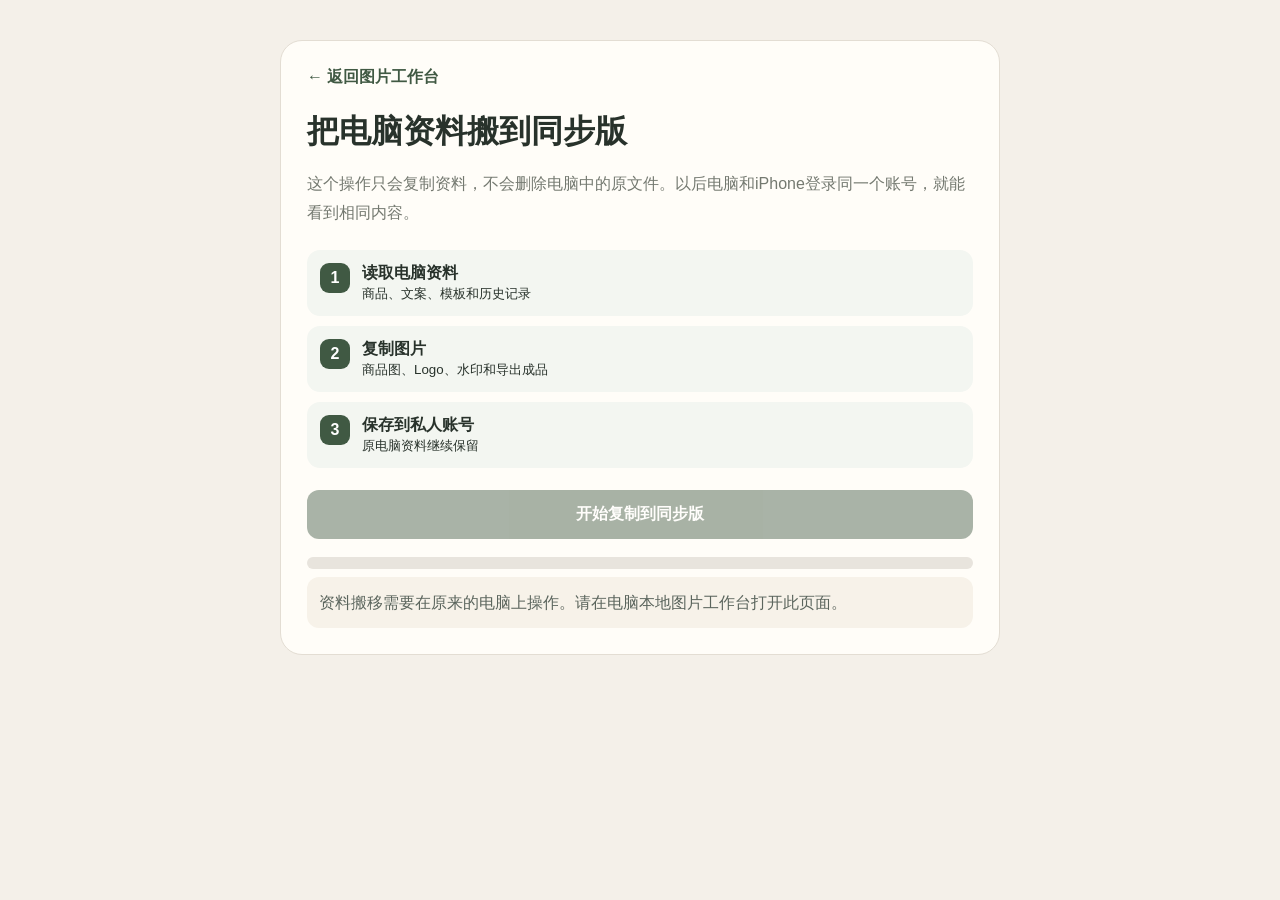
<file: cloud-migrate.html>
<!doctype html>
<html lang="zh-CN">
<head>
  <meta charset="UTF-8">
  <meta name="viewport" content="width=device-width,initial-scale=1">
  <meta name="robots" content="noindex,nofollow">
  <title>搬移现有资料 · ZZ图片工作台</title>
  <link rel="stylesheet" href="./studio-cloud.css?v=1">
  <style>
    *{box-sizing:border-box}body{margin:0;background:#f4f0e9;color:#28322b;font-family:"PingFang SC","Noto Sans SC",sans-serif}.migration-shell{width:min(720px,calc(100% - 28px));margin:40px auto;padding:26px;border:1px solid #e3ddd3;border-radius:22px;background:#fffdf8}.migration-shell a{color:#405943;font-weight:800;text-decoration:none}.migration-shell h1{margin:22px 0 8px}.migration-shell p{color:#747970;line-height:1.8}.migration-steps{display:grid;gap:10px;margin:22px 0}.migration-step{display:flex;gap:12px;padding:13px;border-radius:13px;background:#f3f6f1}.migration-step span{display:grid;place-items:center;flex:0 0 30px;height:30px;border-radius:9px;background:#405943;color:#fff;font-weight:800}.migration-button{width:100%;padding:14px;border:0;border-radius:12px;background:#405943;color:#fff;font-size:16px;font-weight:800}.migration-button:disabled{opacity:.45}.migration-progress{height:12px;margin:18px 0 8px;overflow:hidden;border-radius:99px;background:#e8e4dd}.migration-progress i{display:block;width:0;height:100%;background:#c9774f;transition:width .2s}.migration-status{min-height:48px;padding:12px;border-radius:12px;background:#f7f2e9;color:#5b655d;line-height:1.7}@media(max-width:640px){.migration-shell{margin:14px auto;padding:20px}}
  </style>
</head>
<body>
  <main class="migration-shell">
    <a href="./studio.html">← 返回图片工作台</a>
    <h1>把电脑资料搬到同步版</h1>
    <p>这个操作只会复制资料，不会删除电脑中的原文件。以后电脑和iPhone登录同一个账号，就能看到相同内容。</p>
    <div class="migration-steps"><div class="migration-step"><span>1</span><div><strong>读取电脑资料</strong><br><small>商品、文案、模板和历史记录</small></div></div><div class="migration-step"><span>2</span><div><strong>复制图片</strong><br><small>商品图、Logo、水印和导出成品</small></div></div><div class="migration-step"><span>3</span><div><strong>保存到私人账号</strong><br><small>原电脑资料继续保留</small></div></div></div>
    <button id="startMigration" class="migration-button" type="button">开始复制到同步版</button>
    <div class="migration-progress"><i id="migrationBar"></i></div>
    <div class="migration-status" id="migrationStatus">等待开始。</div>
  </main>
  <script src="./studio-cloud-config.js?v=1"></script>
  <script src="./studio-cloud-api.js?v=1"></script>
  <script src="./cloud-migrate.js?v=1"></script>
</body>
</html>
</file>
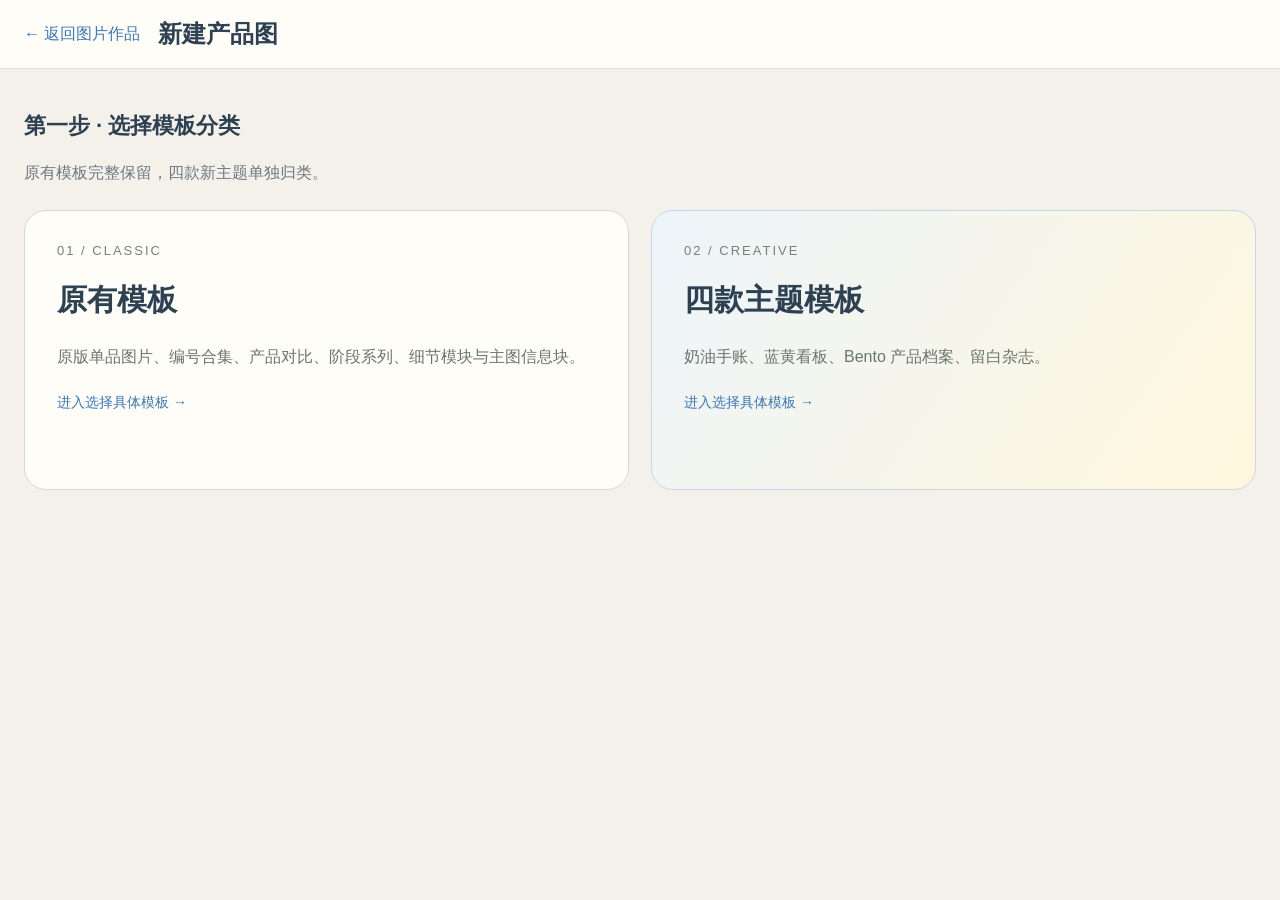
<file: product-cards.html>
<!doctype html>
<html lang="zh-CN"><head><meta charset="utf-8"><meta name="viewport" content="width=device-width,initial-scale=1"><title>选择产品卡片类型</title><link rel="stylesheet" href="./product-cards.css?v=mobile-20261115"><link rel="stylesheet" href="./studio-cloud.css?v=1"></head>
<body><header><a href="./studio.html">← 返回图片作品</a><h1>新建产品图</h1><div id="actions" hidden><button id="save">保存草稿</button><button id="preview">预览成品</button><button id="export">导出 PNG</button></div></header>
<main><section id="chooser"><p id="chooserStatus" role="status"></p><div id="templateCategories"><h2>第一步 · 选择模板分类</h2><p>原有模板完整保留，四款新主题单独归类。</p><div class="template-categories"><button class="category-card" data-category="original"><span class="category-symbol">01 / CLASSIC</span><strong>原有模板</strong><span>原版单品图片、编号合集、产品对比、阶段系列、细节模块与主图信息块。</span><small>进入选择具体模板 →</small></button><button class="category-card creative-category" data-category="creative"><span class="category-symbol">02 / CREATIVE</span><strong>四款主题模板</strong><span>奶油手账、蓝黄看板、Bento 产品档案、留白杂志。</span><small>进入选择具体模板 →</small></button></div></div><div id="templateChoices" hidden><button id="backCategories">← 返回模板分类</button><p class="template-breadcrumb">新建产品图 / <span id="categoryName"></span></p><h2>第二步 · 选择具体模板</h2><p id="categoryDescription"></p><div id="types" class="types"></div></div></section>
<section id="editor" hidden data-mobile-view="edit"><nav class="mobile-editor-tabs" aria-label="手机编辑切换"><button type="button" data-editor-tab="edit" aria-pressed="true">编辑内容</button><button type="button" data-editor-tab="preview" aria-pressed="false">查看画面</button></nav><p id="saveState" role="status">草稿已同步</p><div class="editor-grid"><aside><button id="back">← 重新选择类型</button><h2 id="modeTitle"></h2><label>卡片标题<input id="title" placeholder="例如：宝宝洗护系列"></label><label>品牌<input id="brand"></label><label>顶部说明<textarea id="intro" rows="2"></textarea></label><label id="heroLabel" hidden>商品主图<input id="heroUpload" type="file" accept="image/*"><img id="heroThumb" class="thumb" alt="主图预览"></label>
<div class="pair"><label>宽度<input id="width" type="number" min="600" max="3000" value="1080"></label><label>高度<input id="height" type="number" min="600" max="4000" value="1440"></label></div>
<label>整体视觉风格<select id="visualStyle"><option value="auto">使用这类卡片的专属风格</option><option value="grid">柔彩选品清单</option><option value="compare">蓝白资料表</option><option value="stages">暖奶油成长系列</option><option value="details">极简细节画册</option><option value="modules">蓝黄便签信息板</option></select><small>同时改变卡片形状、边框、字体气质、色块和装饰。</small></label>
<div class="pair"><label>底色<input id="background" type="color" value="#fffaf0"></label><label>正文字号<input id="fontSize" type="number" min="14" max="38" value="22"></label></div>
<label>Logo<select id="logo"></select></label><label><input id="watermark" type="checkbox" checked> 显示淡水印</label><label>水印透明度<input id="opacity" type="range" min="0" max="20" value="7"></label>
<p id="creativeHelp" hidden>手账：第1张为商品图，第2张为实拍；看板：第1张为实拍，第2张为细节。Bento 可放1～4张照片，前两个信息块显示双栏说明；杂志使用第1张主图，介绍中的空行用于分栏。成品价格统一使用下面的“参考价格”。</p>
<div class="pair"><label>参考价格<input id="cardPrice" placeholder="可留空"></label><label>更新日期<input id="cardDate" type="date"></label><label>适用年龄<input id="cardAge"></label><label>商品编号<input id="cardCode"></label></div><label>推荐标签<input id="cardTag" placeholder="例如：好物笔记、本周分享"></label>
<div class="warehouse"><h3>从产品库选取</h3><p>选择产品库或图片作品中的已有商品，将资料作为副本加入这张卡片。</p><input id="warehouseSearch" placeholder="搜索品牌或商品名称"><select id="warehouseSelect"></select><button id="warehouseAdd">＋ 加入当前卡片</button></div>
<label id="rowsLabel" hidden>对比项目（每行一个，最多6项）<textarea id="rows" rows="4">适用年龄
规格
主要用途
特点</textarea></label><h3 id="itemsTitle">商品</h3><div id="items"></div><button id="add">＋ 添加商品</button><label>底部备注<textarea id="note" rows="2" placeholder="按需要填写注意事项或询价说明"></textarea></label><p id="status" role="status">正在准备编辑器…</p></aside>
<section class="preview-area"><div class="preview-bar"><strong>实时预览</strong><span id="dimensions"></span></div><label class="preview-zoom">画面大小<input id="canvasZoom" type="range" min="50" max="200" value="100"><span id="zoomLabel">100%</span></label><div class="canvas-viewport"><canvas id="canvas" width="1080" height="1440"></canvas></div></section></div></section></main>
<dialog id="dialog"><button id="close">返回编辑 ×</button> <button id="shareResult" hidden>保存到手机/分享</button> <a id="downloadResult">下载 PNG</a><p>iPhone 请点“保存到手机/分享”，再选择“存储图像”；也可长按图片保存。</p><img id="result" alt="成品预览"></dialog>
<script src="./studio-cloud-config.js?v=1"></script><script src="./studio-cloud-api.js?v=2"></script><script src="./product-creative-templates.js?v=1"></script><script src="./studio-image-upload.js?v=mobile-20261115"></script><script src="./product-cards.js?v=mobile-20261115"></script></body></html>
</file>
<file: studio-cloud.css>
.cloud-auth-screen {
  position: fixed;
  inset: 0;
  z-index: 9999;
  display: grid;
  place-items: center;
  padding: 24px;
  background: linear-gradient(145deg, #eef2e9, #f7f2e9 55%, #f3e4da);
  font-family: "PingFang SC", "Noto Sans SC", "Microsoft YaHei", sans-serif;
}
.cloud-auth-card {
  width: min(440px, 100%);
  padding: 28px;
  border: 1px solid #ded7cc;
  border-radius: 24px;
  background: #fffdf8;
  box-shadow: 0 24px 70px rgba(40, 50, 43, .16);
  color: #28322b;
}
.cloud-auth-brand { display: flex; align-items: center; gap: 12px; margin-bottom: 18px; }
.cloud-auth-brand img { width: 58px; height: 58px; border-radius: 18px; }
.cloud-auth-brand strong { display: block; font-size: 20px; }
.cloud-auth-brand span { color: #758078; font-size: 12px; }
.cloud-auth-card h1 { margin: 0 0 8px; font-size: 28px; }
.cloud-auth-card > p { margin: 0 0 20px; color: #747970; line-height: 1.7; }
.cloud-auth-form { display: grid; gap: 14px; }
.cloud-auth-form label { display: grid; gap: 7px; color: #666e67; font-size: 13px; font-weight: 700; }
.cloud-auth-form input { width: 100%; padding: 13px 14px; border: 1px solid #ded7cc; border-radius: 12px; background: #fff; font: inherit; }
.cloud-auth-actions { display: grid; gap: 10px; }
.cloud-auth-form button { padding: 13px; border: 1px solid #405943; border-radius: 12px; background: #405943; color: #fff; font: 800 15px inherit; cursor: pointer; }
.cloud-auth-form button.secondary { background: #fffdf8; color: #405943; }
.cloud-auth-help { margin: 14px 0 0 !important; color: #858980 !important; font-size: 12px; }
.cloud-auth-status { min-height: 22px; margin: 14px 0 0 !important; color: #a25a3d !important; font-size: 13px; }
.cloud-account-badge { position: fixed; right: 16px; bottom: 16px; z-index: 3000; display: flex; align-items: center; gap: 8px; padding: 8px 10px 8px 13px; border: 1px solid #d7ded3; border-radius: 999px; background: rgba(255,253,248,.94); box-shadow: 0 8px 24px rgba(40,50,43,.12); color: #405943; font: 700 12px "PingFang SC","Noto Sans SC",sans-serif; }
.cloud-account-badge button { border: 0; background: transparent; color: #96533d; font: inherit; cursor: pointer; }
@media (max-width: 640px) { .cloud-auth-card { padding: 22px; border-radius: 20px; } .cloud-account-badge { right: 10px; bottom: 10px; } }
</file>
<file: product-cards.css>
:root{--blue:#3b78b8;--ink:#2d4152;--line:#deded7;--cream:#fffaf0}*{box-sizing:border-box}body{margin:0;background:#f4f1ea;color:var(--ink);font-family:-apple-system,BlinkMacSystemFont,"PingFang SC",sans-serif}header{display:flex;align-items:center;gap:18px;flex-wrap:wrap;background:#fffdf8;padding:18px 24px;border-bottom:1px solid var(--line)}header a{color:var(--blue);text-decoration:none}h1{font-size:24px;margin:0}header #actions{margin-left:auto}button{font:inherit;cursor:pointer;padding:11px 15px;border:1px solid #bcd1e1;border-radius:10px;color:var(--ink);background:white}button:hover{background:#edf5fc}button:disabled{opacity:.45;cursor:default}#export{background:var(--blue);color:white}main{padding:24px;max-width:1500px;margin:auto}h2{font-size:22px}p{line-height:1.65;color:#6d7881}.types{display:grid;grid-template-columns:repeat(3,1fr);gap:18px}.type{display:grid;gap:10px;padding:20px;text-align:left;border:1px solid #cddbe5;border-radius:18px;background:#fffdf8}.type strong{font-size:18px}.type small{line-height:1.6;color:#75808b}.mini{height:140px;padding:14px;display:grid;gap:7px;background:#edf5fc;border-radius:10px;grid-template-columns:repeat(3,1fr)}.mini i{display:block;background:#fffdf4;border:1px solid #d2e2ef;border-radius:7px;position:relative}.mini i:after{content:'';position:absolute;left:20%;right:20%;top:15%;height:50%;border-radius:5px;background:#d0e5f4}.mini[data-kind=compare] i:after{height:30%}.mini[data-kind=compare] i{background:repeating-linear-gradient(#fffdf4 0 28px,#d2e2ef 29px 30px)}.mini[data-kind=modules]{grid-template-columns:1.2fr 1fr}.mini[data-kind=modules] i:first-child{grid-row:span 2}.mini[data-kind=details] i:after{border-radius:50%}.editor-grid{display:grid;grid-template-columns:minmax(320px,430px) minmax(0,1fr);gap:24px}aside{padding:20px;border-radius:18px;background:#fffdf8}label{display:block;margin:14px 0;font-size:14px;font-weight:650}input,textarea,select{width:100%;margin-top:7px;border:1px solid var(--line);border-radius:9px;padding:10px;background:white;font:inherit;color:var(--ink)}input[type=checkbox]{width:auto;margin-right:8px}.pair{display:grid;grid-template-columns:1fr 1fr;gap:12px}.item{border:1px solid #cddbe5;border-radius:12px;padding:14px;margin-bottom:12px;background:#f8fbfd}.item-head{display:flex;align-items:center;justify-content:space-between;gap:5px}.item-head button{padding:6px 8px;font-size:12px}.thumb{max-height:90px;max-width:100%;object-fit:contain;display:block;margin-top:8px}.preview-area{position:sticky;top:15px;align-self:start;background:#dedbd4;padding:18px;border-radius:18px;max-height:94vh;overflow:auto}.preview-bar{display:flex;justify-content:space-between;margin-bottom:14px;font-size:13px}canvas{display:block;width:100%;height:auto;box-shadow:0 8px 28px #0001}dialog{border:0;border-radius:16px;background:#eeeae3;padding:16px;max-width:95vw;max-height:95vh}dialog::backdrop{background:#0009}dialog img{display:block;width:min(680px,85vw);height:auto;margin-top:12px}#status{padding:12px;background:#edf5fc;border-radius:10px}[hidden]{display:none!important}@media(max-width:800px){main{padding:12px}.types{grid-template-columns:1fr 1fr}.editor-grid{grid-template-columns:1fr}.preview-area{position:static;max-height:none;grid-row:1}header{padding:12px;gap:12px}header #actions{margin-left:0;display:flex;gap:6px}header button{font-size:13px;padding:10px}.type{padding:12px}.mini{height:110px}.type strong{font-size:16px}}
.mini[data-kind=grid]{background:#f6eddc;border-top:7px solid #efd58f}.mini[data-kind=grid] i:nth-child(2){background:#e6efea}.mini[data-kind=compare]{background:#eef5fb;border-top:7px solid #3b78b8;border-radius:2px}.mini[data-kind=compare] i{border-radius:0}.mini[data-kind=stages]{background:#fff5dc;border-top:3px dotted #c9ad75}.mini[data-kind=stages] i{border-radius:22px 22px 5px 5px;background:#fffaf0}.mini[data-kind=stages] i:after{background:#f2d991;border-radius:50%}.mini[data-kind=details]{background:#faf8f1;border-top:1px solid #aaa99e;border-bottom:1px solid #aaa99e;border-radius:0}.mini[data-kind=details] i{background:transparent;border:0;border-bottom:1px solid #d5d2c8;border-radius:0}.mini[data-kind=modules]{background:#e6f0f8}.mini[data-kind=modules] i{border:0;box-shadow:2px 4px 7px #36567320;background:#fffef9}.mini[data-kind=modules] i:nth-child(2n){background:#fff0c5}label small{display:block;color:#78858d;font-size:12px;font-weight:400;line-height:1.6;margin-top:7px}
.mini[data-kind=scrapbook]{background:repeating-linear-gradient(0deg,transparent 0 17px,#dfd8c8 18px),repeating-linear-gradient(90deg,#f6f0e3 0 17px,#dfd8c8 18px);grid-template-columns:1.2fr 1fr}.mini[data-kind=scrapbook] i{transform:rotate(-6deg);box-shadow:3px 5px 8px #655a3920;border:6px solid white}.mini[data-kind=scrapbook] i:nth-child(2){transform:translateY(15px) rotate(7deg)}.mini[data-kind=scrapbook] i:nth-child(3){display:none}.mini[data-kind=bulletin]{background:linear-gradient(90deg,#dcebf6 65%,#f5dda0 65%);border-top:30px solid #dcebf6}.mini[data-kind=bento]{background:#e9eeed;grid-template-columns:1.5fr 1fr}.mini[data-kind=bento] i{border:0;border-radius:16px}.mini[data-kind=bento] i:nth-child(2){background:#f5dfa4}.mini[data-kind=bento] i:last-child{grid-column:span 2}.mini[data-kind=editorial]{background:#fcfaf5;border-top:2px solid #8eafc5;border-radius:0;padding:22px 40px}.mini[data-kind=editorial] i{border-radius:0}.mini[data-kind=editorial] i:not(:first-child){display:none}.mini[data-kind=editorial]{grid-template-columns:1fr}
.template-categories{display:grid;grid-template-columns:repeat(2,minmax(0,1fr));gap:22px;margin-top:24px}.category-card{display:grid;gap:22px;align-content:start;min-height:280px;padding:32px;border-radius:22px;background:#fffdf8;text-align:left;border:1px solid #d8d9ce}.category-card strong{font-size:30px}.category-card>span:not(.category-symbol){font-size:16px;line-height:1.8;color:#69766e}.category-card small{color:#3b78b8;font-size:14px}.category-symbol{font-size:13px;letter-spacing:2px;color:#718475}.creative-category{background:linear-gradient(125deg,#edf4fa,#fff7dc);border-color:#c3d9e7}.category-card:hover{border-color:#3b78b8;box-shadow:0 6px 20px #355b7210}.template-breadcrumb{font-size:13px;color:#708092;margin-top:24px}@media(max-width:600px){.template-categories{grid-template-columns:1fr;gap:14px}.category-card{padding:24px;min-height:210px;gap:16px}.category-card strong{font-size:25px}}
.library-grid{grid-template-columns:repeat(2,minmax(0,1fr));margin-top:18px}.library-grid label input[type=checkbox]{width:20px;height:20px;vertical-align:middle}.library-grid .pair button{padding:10px 6px;font-size:13px}input,textarea,select{min-width:0}button,a{touch-action:manipulation}button:focus-visible,a:focus-visible{outline:3px solid #8ab4df;outline-offset:3px}@media(max-width:520px){input,textarea,select{font-size:16px}.library-grid{grid-template-columns:1fr}header #actions{width:100%;flex-wrap:wrap}header #actions button{flex:1;min-height:44px}}
.types.library-grid{grid-template-columns:repeat(2,minmax(0,1fr))}@media(max-width:520px){.types.library-grid{grid-template-columns:1fr}.editor-grid input,.editor-grid textarea,.editor-grid select{font-size:16px}}
#libraryForm{min-width:0;align-self:start;background:#fffdf8;border-radius:18px}#libraryForm summary{padding:18px;font-weight:650;cursor:pointer;color:#3b78b8}#libraryForm aside{padding-top:1px}
.embedded-library .cloud-account-badge{display:none}
.mobile-editor-tabs{display:none}#saveState{font-size:13px;color:#405943;margin:10px 0}#chooserStatus:empty{display:none}.canvas-viewport{overflow:auto;max-height:78vh}#canvasZoom{width:150px;margin:0;padding:0}.preview-zoom{display:flex;align-items:center;gap:10px;margin:10px 0;font-size:13px}#downloadResult{display:inline-block;padding:11px 15px;border:1px solid #bcd1e1;border-radius:10px;background:#fff;color:#2d4152;text-decoration:none}#dialog{overflow:auto;max-height:90vh;max-height:90dvh}#dialog>p{max-width:650px;font-size:13px}#dialog img{max-width:100%;height:auto}@media(max-width:800px){body{padding-bottom:80px}header{position:sticky;top:0;z-index:20;box-shadow:0 3px 12px #0001}header h1{font-size:20px}#editor{scroll-margin-top:175px}.mobile-editor-tabs{display:flex;gap:8px;margin:8px 0}.mobile-editor-tabs button{flex:1;min-height:44px}.mobile-editor-tabs [aria-pressed=true]{background:#3b78b8;color:white}#editor[data-mobile-view=edit] .preview-area{display:none}#editor[data-mobile-view=preview] .editor-grid>aside{display:none}.canvas-viewport{max-height:68dvh}.preview-area{min-width:0;padding:12px}#dialog{width:calc(100vw - 20px);max-width:calc(100vw - 20px);padding:12px}#dialog button,#dialog a{margin-bottom:8px;min-height:44px}.item-head{flex-wrap:wrap}.item-head button{min-height:40px;padding:8px 12px}}
</file>
